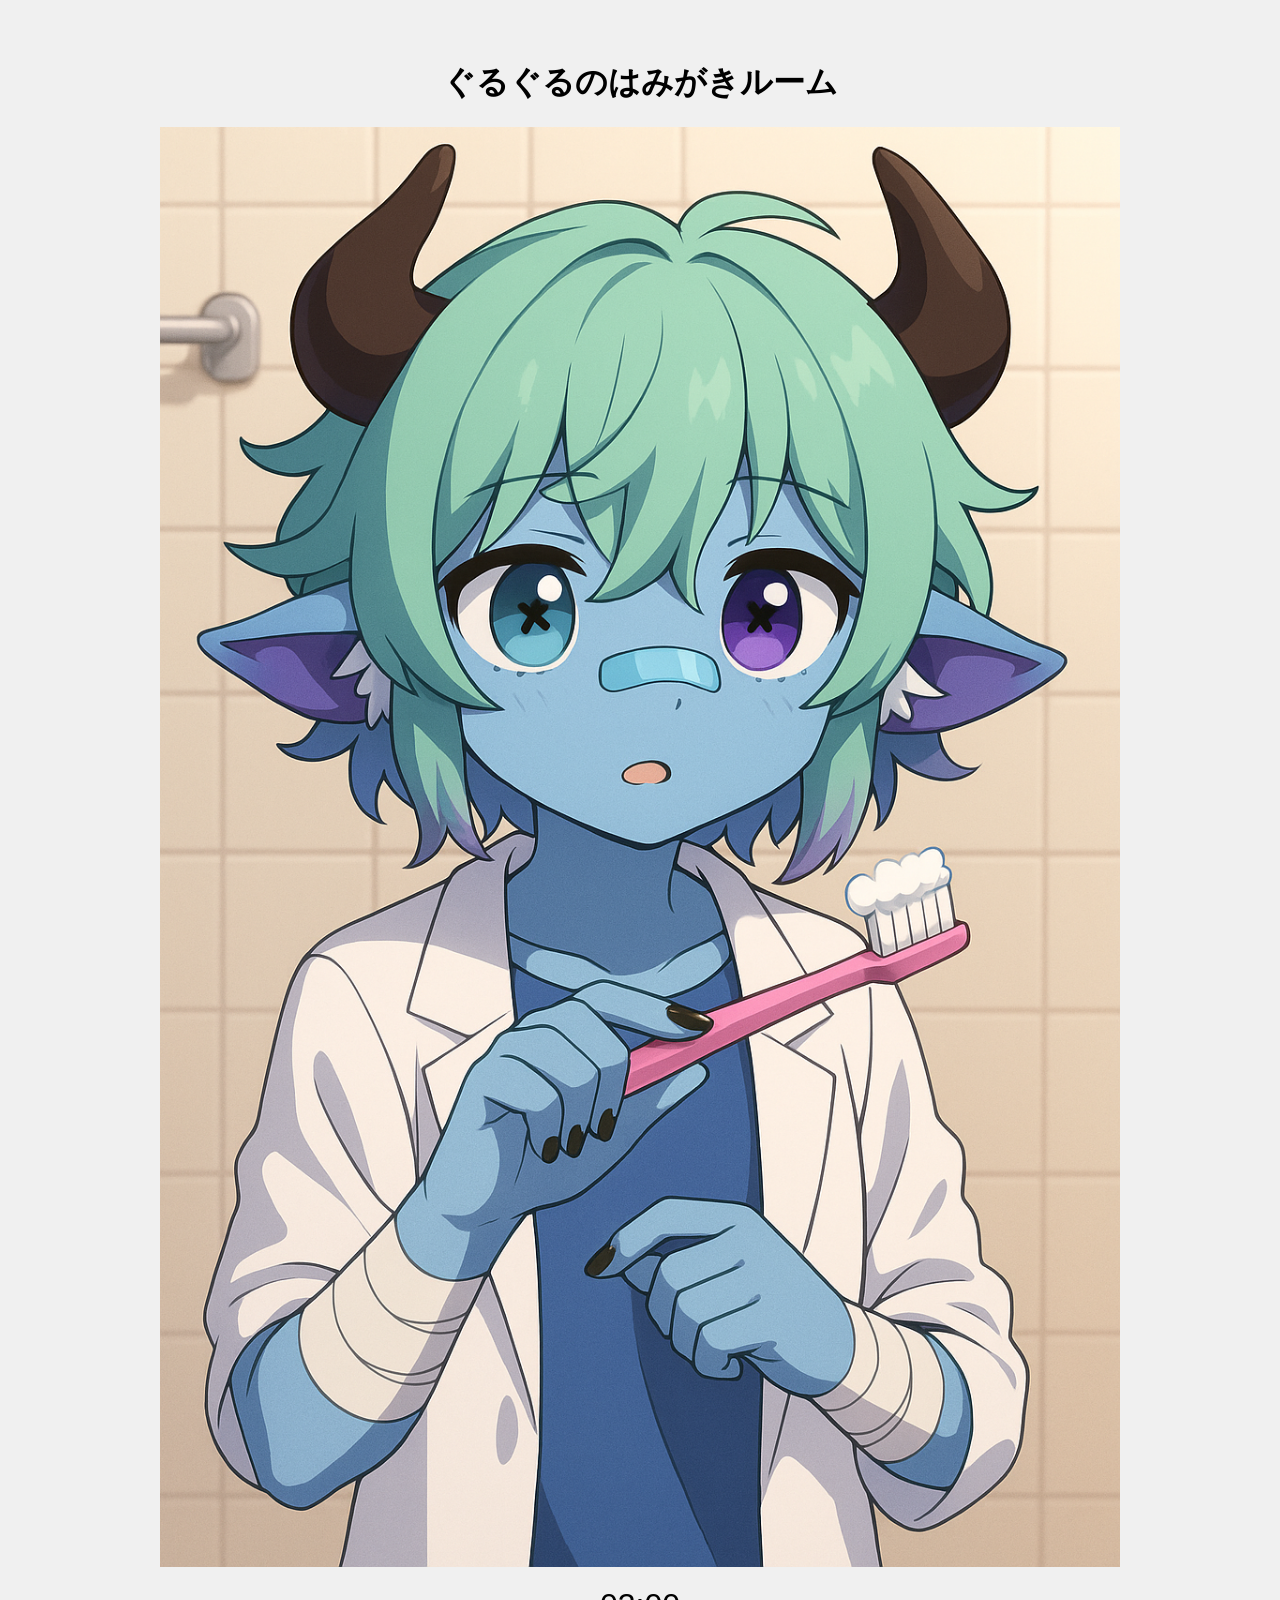
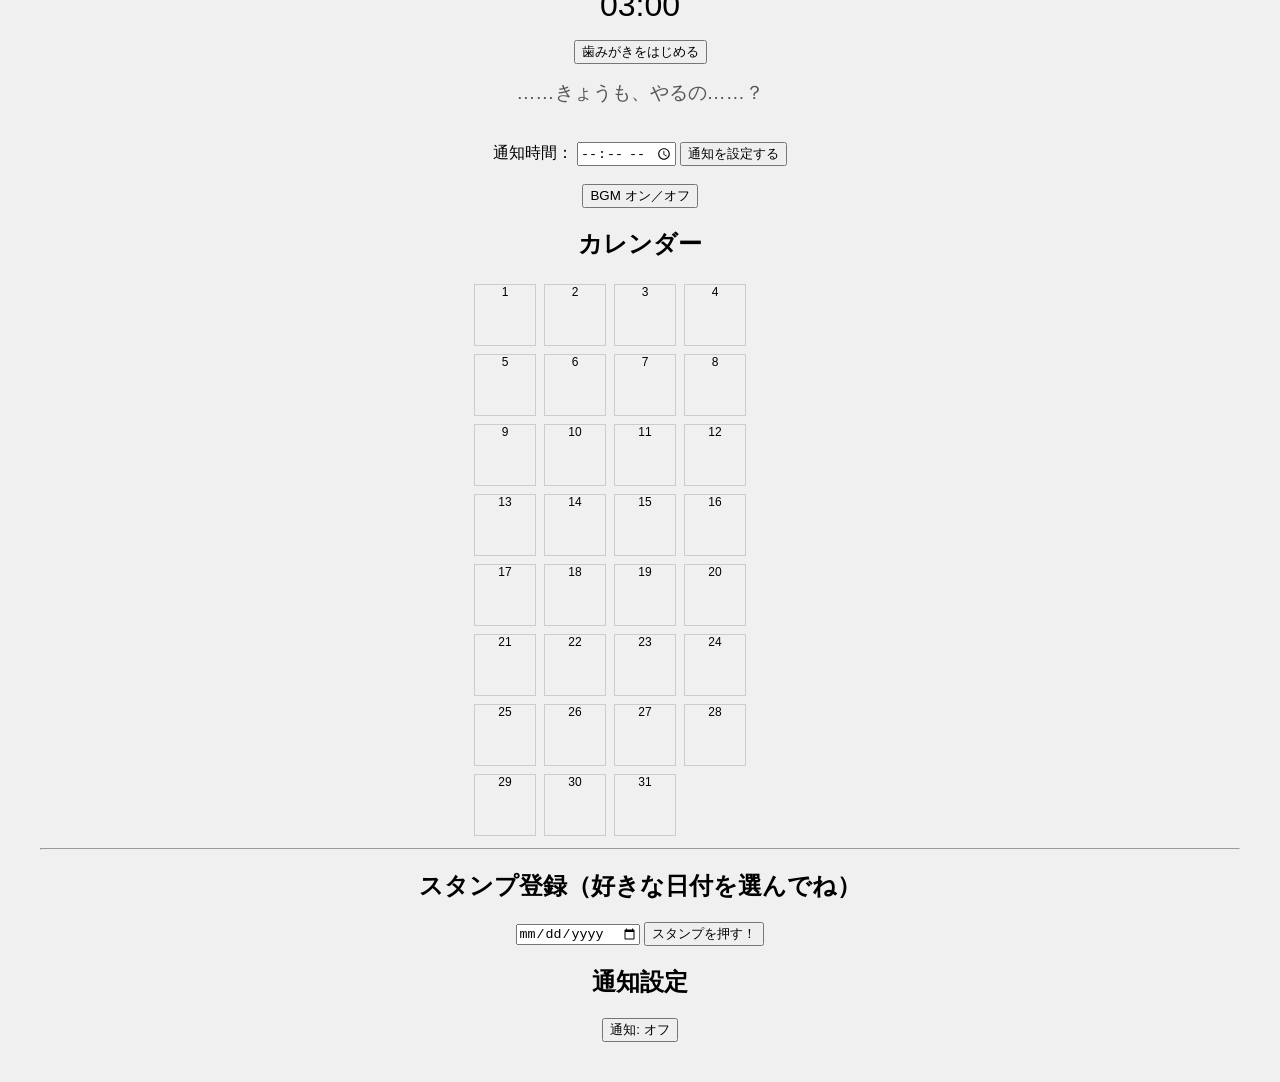
<file: index.html>
<!DOCTYPE html>
<html lang="ja">
<head>
  <meta charset="UTF-8" />
  <meta name="viewport" content="width=device-width, initial-scale=1.0"/>
  <title>ぐるぐるのはみがきルーム</title>
  <link rel="manifest" href="manifest.json" />
  <link rel="icon" href="guruguru_icon.png" />
  <style>
    body { font-family: "メイリオ", sans-serif; background: #f0f0f0; text-align: center; padding: 2rem; }
    #guruImage { max-width: 80%; height: auto; }
    #timerDisplay { font-size: 2rem; margin: 1rem 0; }
    #quote { margin-top: 1rem; font-size: 1.2rem; color: #555; }
    #stampContainer { margin-top: 2rem; display: grid; grid-template-columns: repeat(5, 50px); gap: 10px; justify-content: center; }
    .stamp { width: 50px; height: 50px; background-image: url('stamp.png'); background-size: contain; }
  </style>
</head>
<body>
  <h1>ぐるぐるのはみがきルーム</h1>
  <img id="guruImage" src="guru_start.png" alt="ぐるぐる" />
  <div id="timerDisplay">03:00</div>
  <button onclick="startTimer()">歯みがきをはじめる</button>
  <div id="quote">……きょうも、やるの……？</div>
  <br><br>
  <label for="notifyTime">通知時間：</label>
  <input type="time" id="notifyTime" />
  <button onclick="setNotifyTime()">通知を設定する</button>
  <br><br>
  <button onclick="toggleBGM()">BGM オン／オフ</button>
  <audio id="bgm" loop><source src="bgm.mp3" type="audio/mpeg"></audio>
  <audio id="stampSound"><source src="stamp_sound.mp3" type="audio/mpeg"></audio>
  
  <h2>カレンダー</h2>
  <div id="calendarContainer" style="display: flex; flex-wrap: wrap; max-width: 340px; margin: 0 auto;"></div>
  <script src="script.js"></script>
  <script>
    if ('serviceWorker' in navigator) {
      navigator.serviceWorker.register('sw.js').then(() => console.log("Service Worker registered"));
    }
  </script>

<hr>
<h2>スタンプ登録（好きな日付を選んでね）</h2>
<input type="date" id="stampDate" />
<button onclick="submitStamp()">スタンプを押す！</button>
<audio id="stampSound" src="stamp_sound.mp3"></audio>

<h2>通知設定</h2>
<button id="notifyToggle" onclick="toggleNotification()">通知: 未設定</button>

<script src="custom_addon.js"></script>
</body>
</html>
</file>
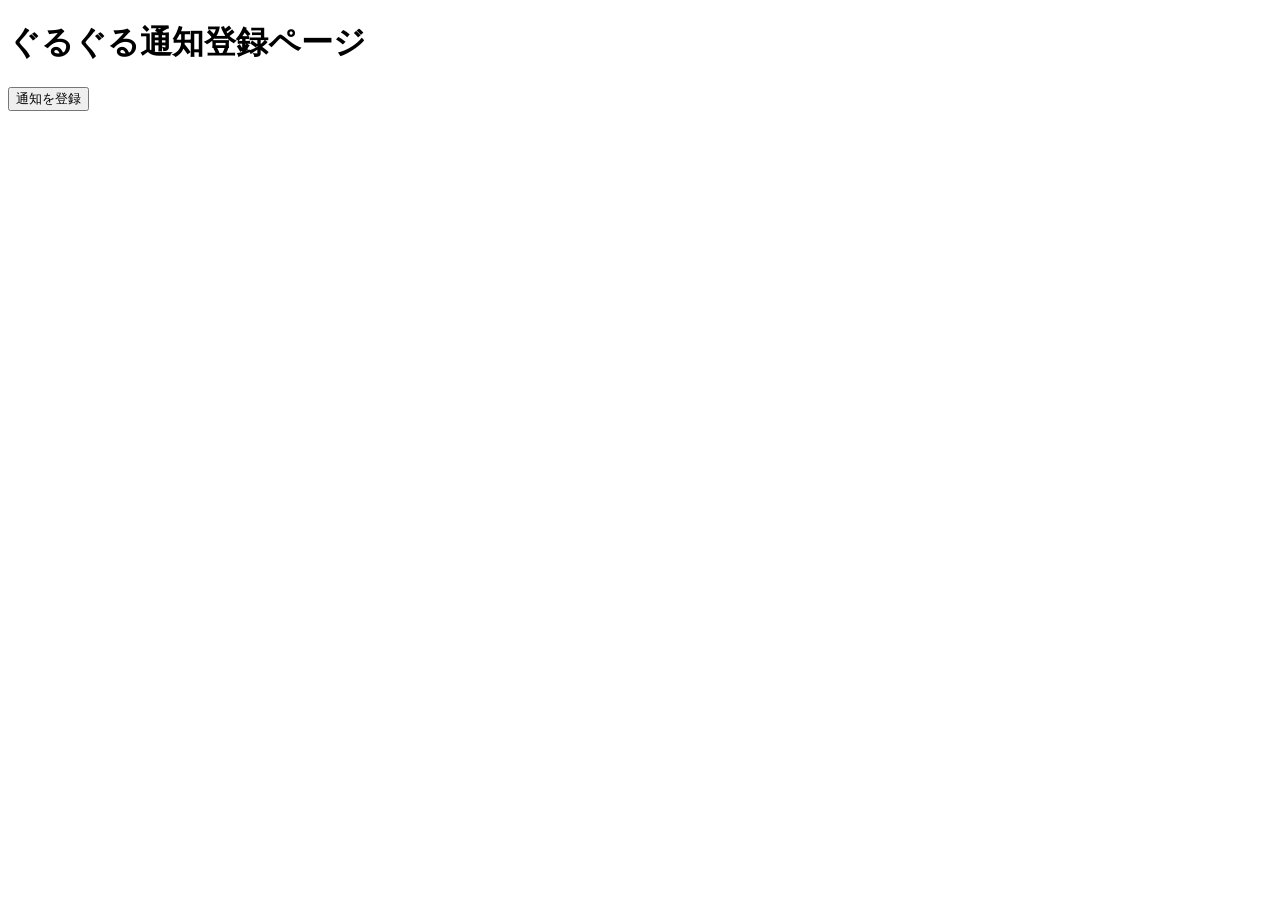
<file: subscribe.html>
<!DOCTYPE html>
<html lang="ja">
<head>
  <meta charset="UTF-8">
  <title>ぐるぐる通知登録ページ</title>
</head>
<body>
  <h1>ぐるぐる通知登録ページ</h1>
  <button id="subscribe">通知を登録</button>
  <script>
    const publicVapidKey = "BEud2gHYTUZS2cO4h5dyu9z9zMR0NDqMENbKPZtvfGGcCA-Dbb_uP8XRx4BLkiNqu7kIVKgYKrLRCdKu0zZZvQo";

    if ('serviceWorker' in navigator) {
      window.addEventListener('load', async () => {
        try {
          const registration = await navigator.serviceWorker.register('./sw.js');
          document.getElementById('subscribe').addEventListener('click', async () => {
            const subscription = await registration.pushManager.subscribe({
              userVisibleOnly: true,
              applicationServerKey: urlBase64ToUint8Array(publicVapidKey)
            });

            await fetch('https://guru-push-server.onrender.com/subscribe', {
              method: 'POST',
              body: JSON.stringify(subscription),
              headers: {
                'Content-Type': 'application/json'
              }
            });

            alert('登録しました！');
          });
        } catch (err) {
          console.error('登録失敗:', err);
        }
      });
    }

    function urlBase64ToUint8Array(base64String) {
      const padding = '='.repeat((4 - base64String.length % 4) % 4);
      const base64 = (base64String + padding).replace(/-/g, '+').replace(/_/g, '/');
      const rawData = atob(base64);
      return Uint8Array.from([...rawData].map(char => char.charCodeAt(0)));
    }
  </script>
</body>
</html>
</file>
